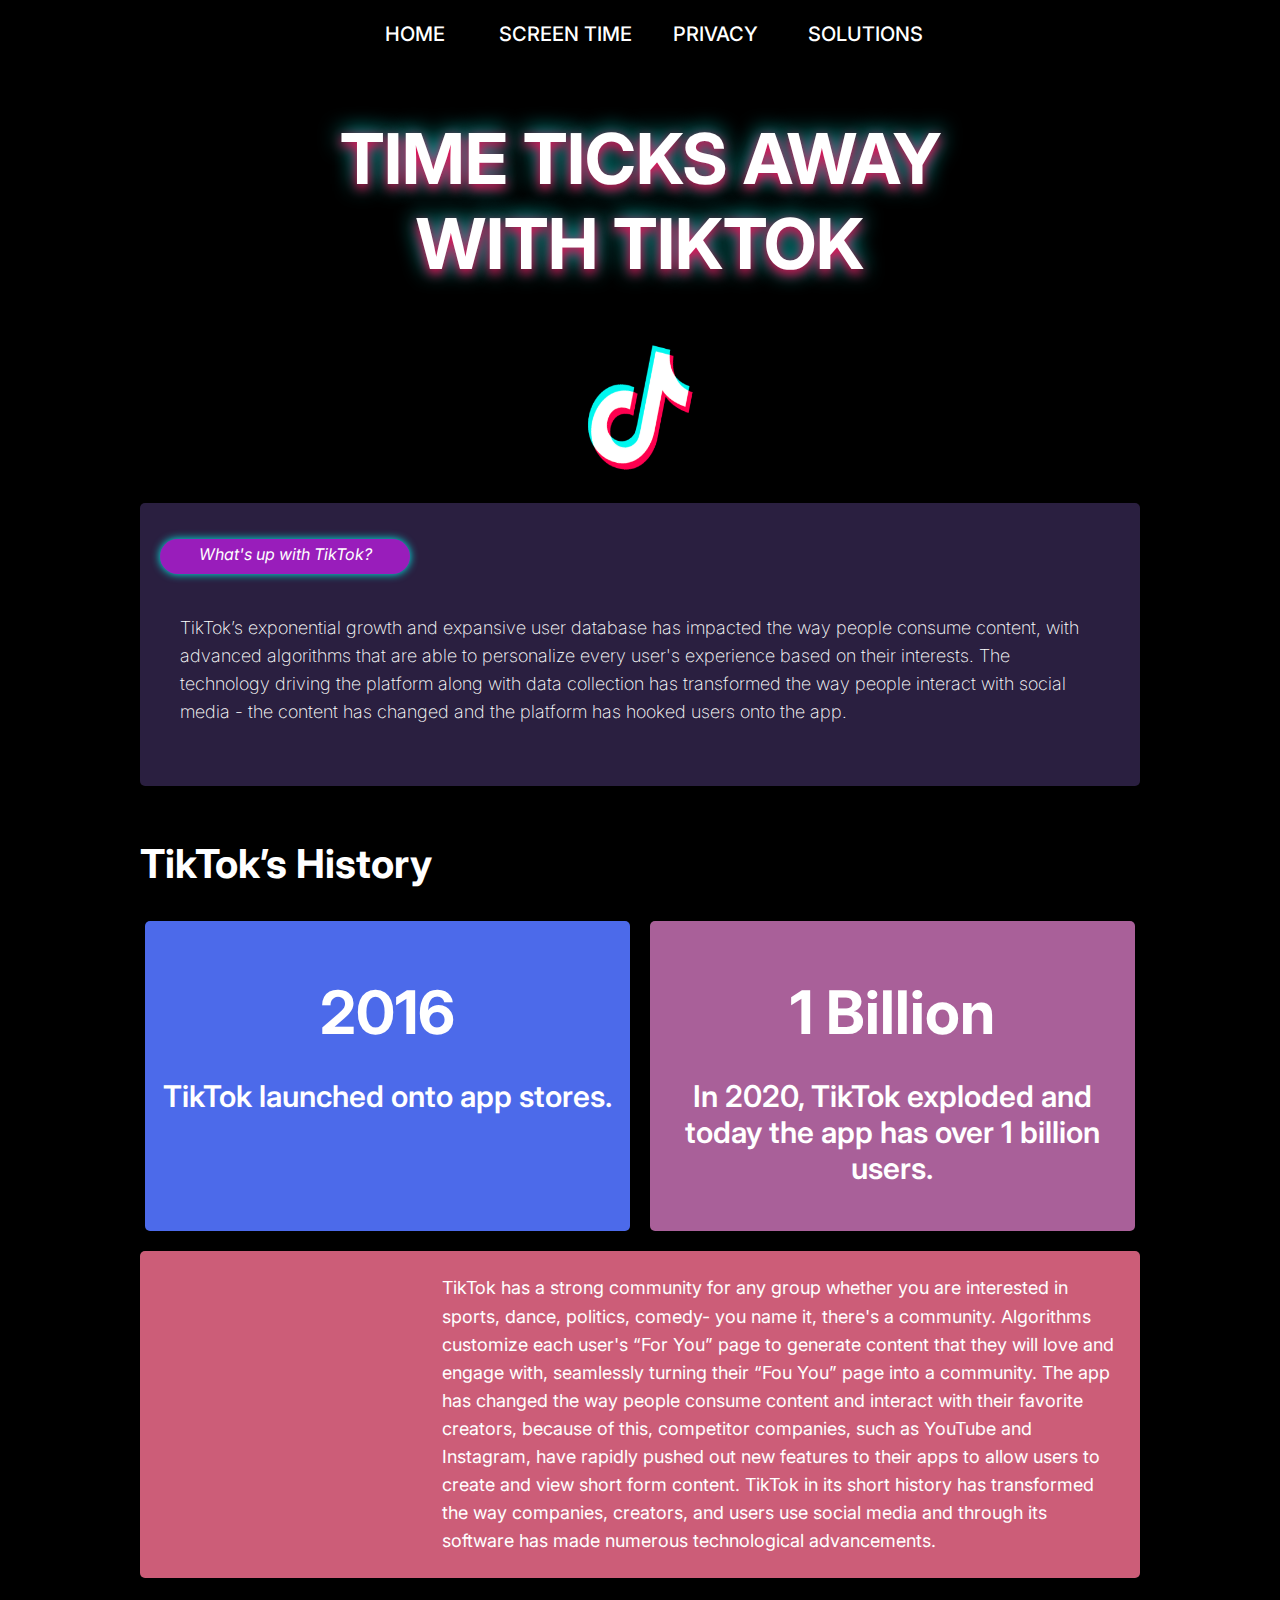
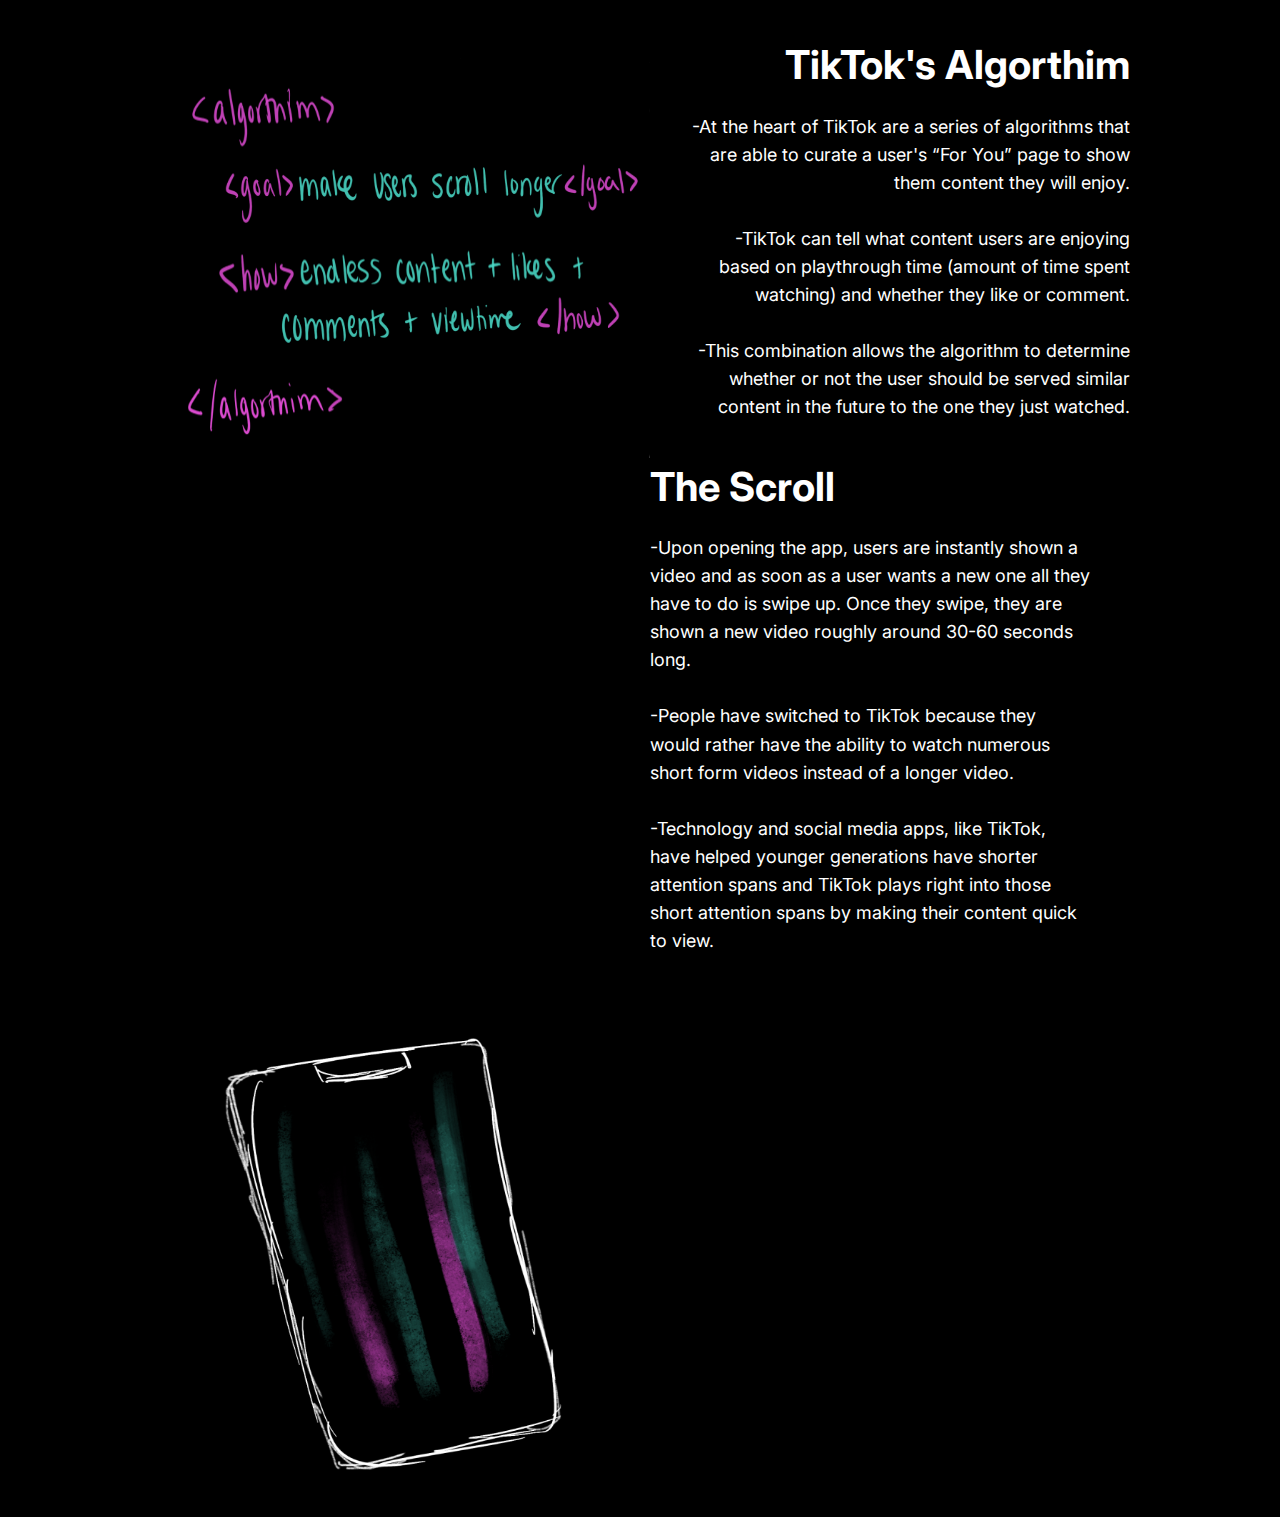
<file: index.html>
<!DOCTYPE html>
<html>
    <head>
        <title>Time Ticks Away with TikTok</title>
        <meta name="viewport" content="width=device-width">
        <link rel="icon" type="image/x-icon" href="logo.png">
        <link rel="stylesheet" href="style.css">
        <link rel="preconnect" href="https://fonts.googleapis.com">
        <link rel="preconnect" href="https://fonts.gstatic.com" crossorigin>
        <link href="https://fonts.googleapis.com/css2?family=Inter:wght@300;400;500;600;700&display=swap" rel="stylesheet">
    </head>

    <body>
        <div id="nav">
            <a href="index.html">HOME</a>
            <a href="screentime.html">SCREEN TIME</a>
            <a href="privacy.html">PRIVACY</a>
            <a href="solutions.html">SOLUTIONS</a>
        </div>

        <br>

        <div id="header">
            <h1>TIME TICKS AWAY<br>WITH TIKTOK</h1>
            <img src="logo.png" alt="TikTok logo" width="120px" height="150px">
        </div>

        <br>

        <div id="main">
            <br>
            <div id="callout">
                <p><i>What's up with TikTok?</i></p>
            </div>
            <p style="margin: 40px; color: white; font-weight: 200; line-height: 156%; font-size: 18px;">TikTok’s exponential growth and expansive user database has impacted the way people consume content, with advanced algorithms that are able to personalize every user's experience based on their interests. The technology driving the platform along with data collection has transformed the way people interact with social media - the content has changed and the platform has hooked users onto the app.</p>
            <br>
        </div>

        <br>

        <div id="history">
            <h2>TikTok’s History</h2>
            <div class="row">
                <div class="column">
                    <div class="card" id="year">
                        <h2 style="font-size: 60px; margin-block-end: 10px;">2016</h2>
                        <p>TikTok launched onto app stores.</p>
                    </div>
                </div>
                <div class="column">
                    <div class="card" id="users">
                        <h2 style="font-size: 60px; margin-block-end: 10px;">1 Billion</h2>
                        <p>In 2020, TikTok exploded and today the app has over 1 billion users.</p>
                    </div>
                </div>
            </div>

            <br>

            <div id="historytext">
                <p>TikTok has a strong community for any group whether you are interested in sports, dance, politics, comedy- you name it, there's a community. Algorithms customize each user's “For You” page to generate content that they will love and engage with, seamlessly turning their “Fou You” page into a community. The app has changed the way people consume content and interact with their favorite creators, because of this, competitor companies, such as YouTube and Instagram, have rapidly pushed out new features to their apps to allow users to create and view short form content. TikTok in its short history has transformed the way companies, creators, and users use social media and through its software has made numerous technological advancements.</p>
            </div>
        </div>

        <br><br>

        <div id="algorthim">
            <div class="column">
                <div id="algorthimImg">
                    <img src="algorthim.png" alt="Hand drawn graphic of code of an algrothim" width="500px" height="400px">
                </div>
            </div>
            <div class="column">
                <div id="algorthimText">
                    <h2 style="font-size: 40px;">TikTok's Algorthim</h2>
                    <p>
                        -At the heart of TikTok are a series of algorithms that are able to curate a user's “For You” page to show them content they will enjoy.
                        <br><br>
                        -TikTok can tell what content users are enjoying based on playthrough time (amount of time spent watching) and whether they like or comment. 
                        <br><br>
                        -This combination allows the algorithm to determine whether or not the user should be served similar content in the future to the one they just watched.
                    </p>
                </div>
            </div>
        </div>

        <br><br><br>

        <div id="scroll">
            <div class="column">
                <div id="scrollText">
                    <h2 style="font-size: 40px;">The Scroll</h2>
                    <p>
                        -Upon opening the app, users are instantly shown a video and as soon as a user wants a new one all they have to do is swipe up. Once they swipe, they are shown a new video roughly around 30-60 seconds long.
                        <br><br>
                        -People have switched to TikTok because they would rather have the ability to watch numerous short form videos instead of a longer video.
                        <br><br>
                        -Technology and social media apps, like TikTok, have helped younger generations have shorter attention spans and TikTok plays right into those short attention spans by making their content quick to view.
                    </p>
                </div>
            </div>
            <div class="column">
                <div id="scrollImg">
                    <img src="scroll.png" alt="Hand drawn graphic of code of a phone" width="400px" height="500px">
                </div>
            </div>
        </div>

        <br><br>

    </body>
</html>
</file>
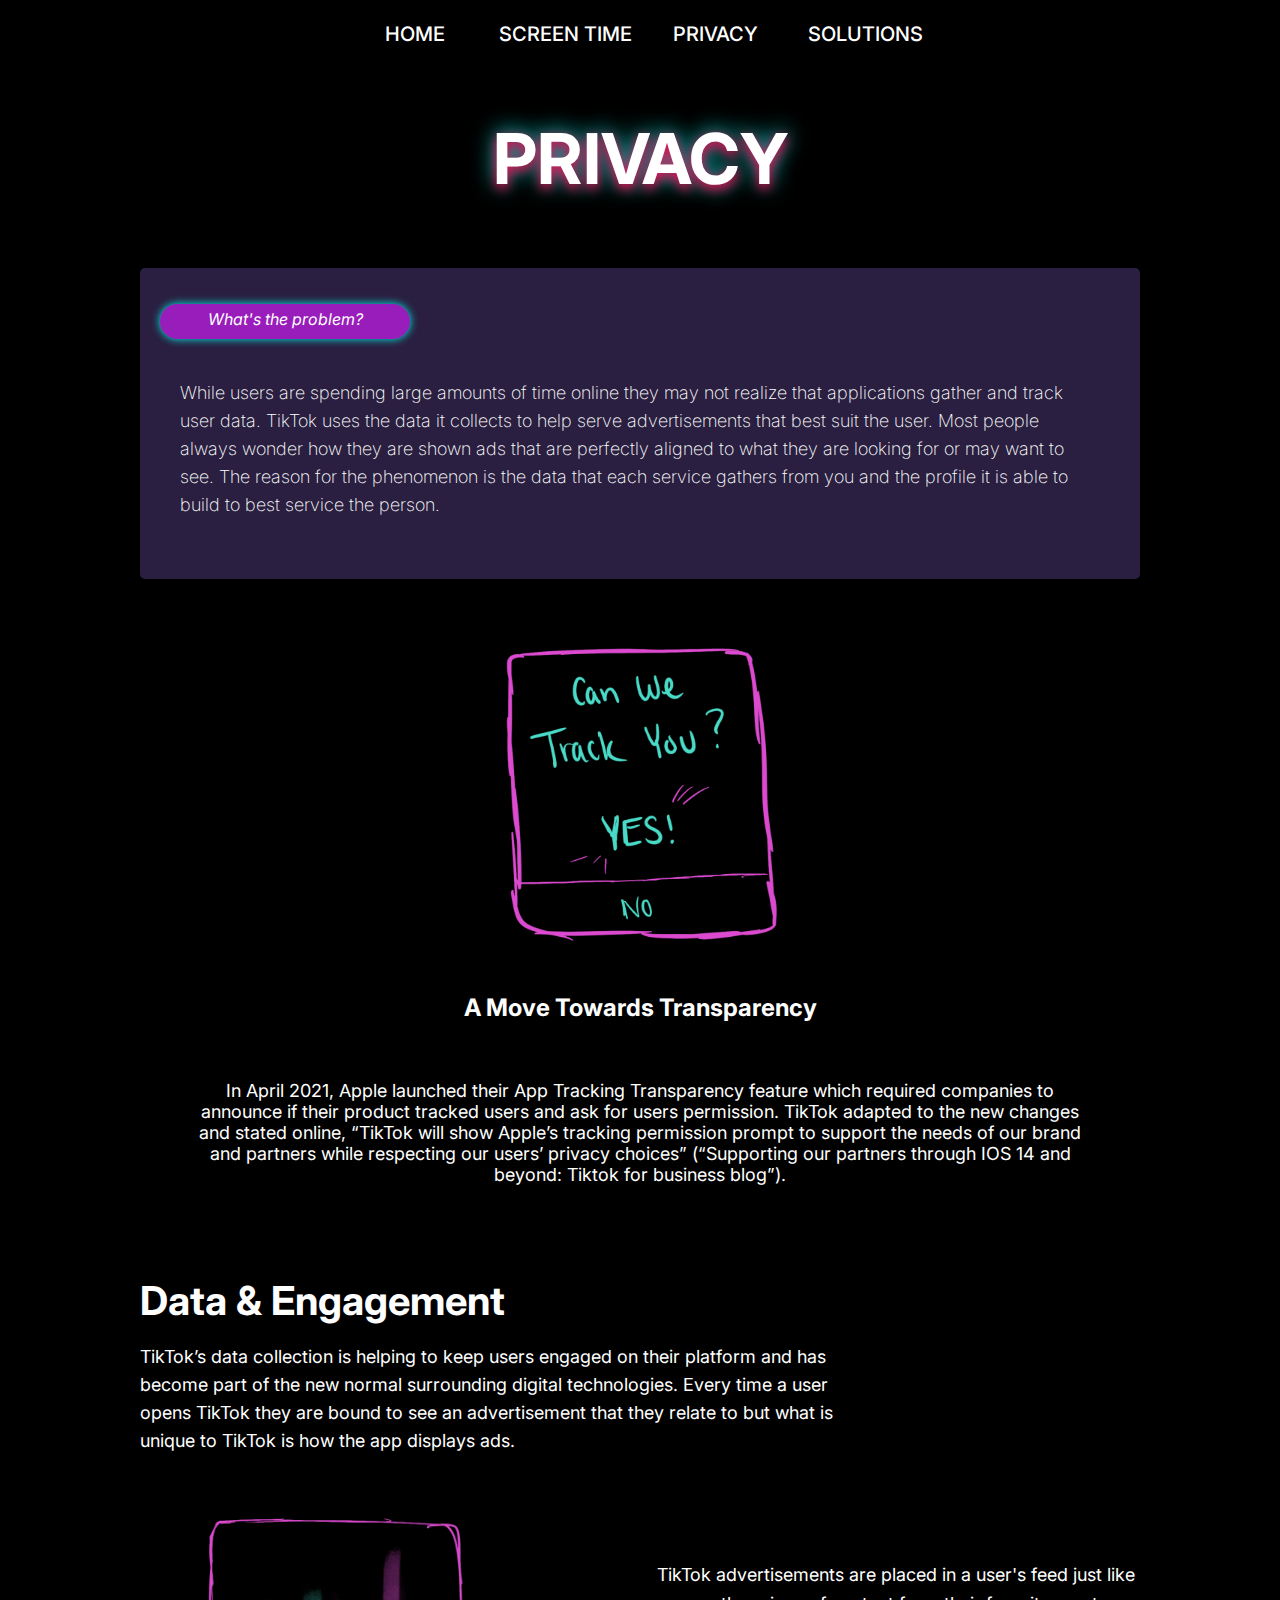
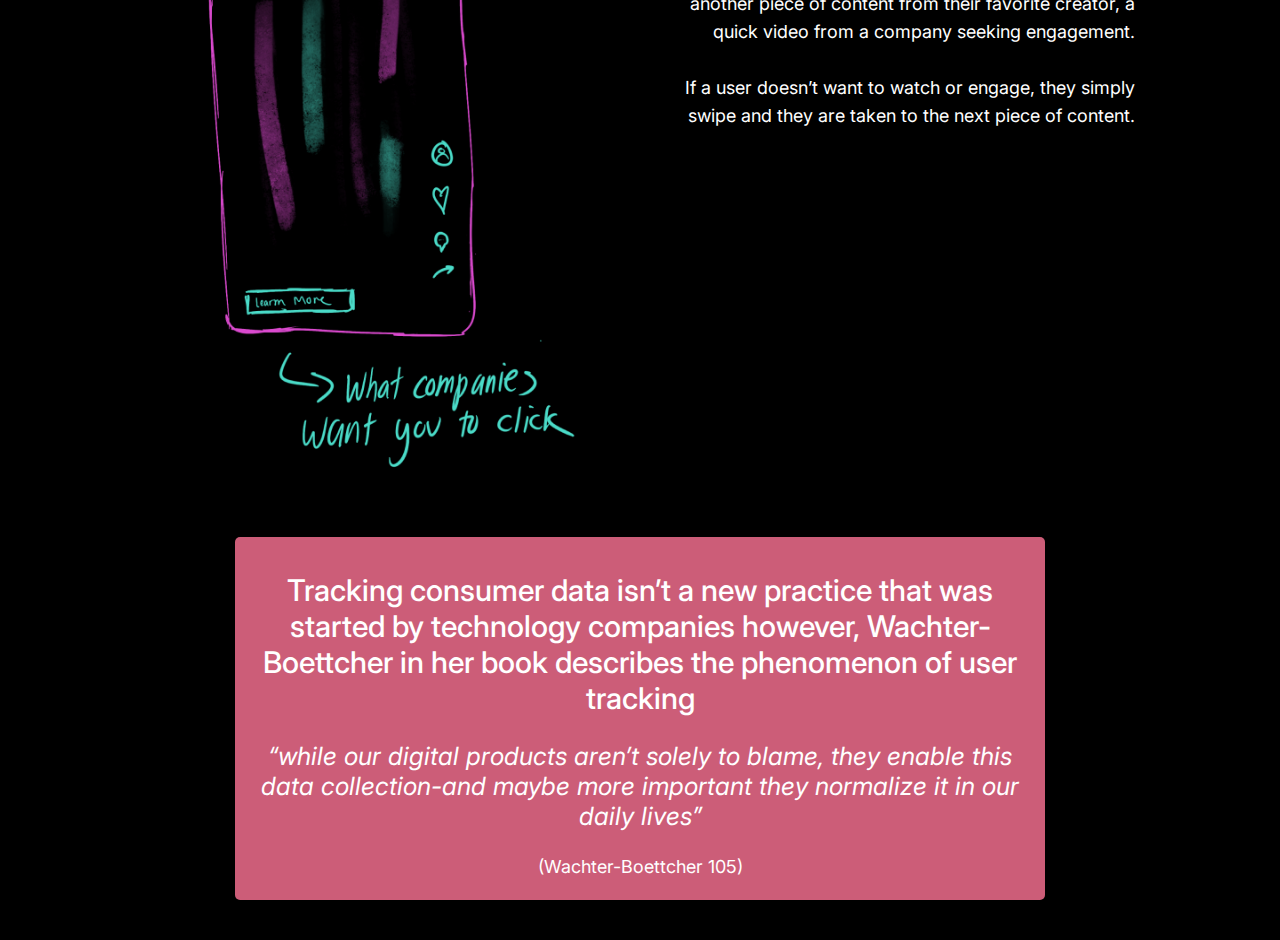
<file: privacy.html>
<!DOCTYPE html>
<html>
    <head>
        <title>Screen Time</title>
        <meta name="viewport" content="width=device-width">
        <link rel="icon" type="image/x-icon" href="logo.png">
        <link rel="stylesheet" href="style.css">
        <link rel="preconnect" href="https://fonts.googleapis.com">
        <link rel="preconnect" href="https://fonts.gstatic.com" crossorigin>
        <link href="https://fonts.googleapis.com/css2?family=Inter:wght@300;400;500;600;700&display=swap" rel="stylesheet">
    </head>

    <body>
        <div id="nav">
            <a href="index.html">HOME</a>
            <a href="screentime.html">SCREEN TIME</a>
            <a href="privacy.html">PRIVACY</a>
            <a href="solutions.html">SOLUTIONS</a>
        </div>

        <br>

        <div id="header">
            <h1>PRIVACY</h1>
        </div>

        <br>

        <div id="main">
            <br>
            <div id="callout">
                <p><i>What's the problem?</i></p>
            </div>
            <p style="margin: 40px; color: white; font-weight: 200; line-height: 156%; font-size: 18px;">While users are spending large amounts of time online they may not realize that applications gather and track user data. TikTok uses the data it collects to help serve advertisements that best suit the user. Most people always wonder how they are shown ads that are perfectly aligned to what they are looking for or may want to see. The reason for the phenomenon is the data that each service gathers from you and the profile it is able to build to best service the person.</p>
            <br>
        </div>

        <br><br>

        <div id="expertQuote">
            <img src="track.png" alt="Handdrawn graphic of a popup asking if TikTok can track you" height="350px" width="300px">
            <h2>A Move Towards Transparency</h2>
            <br>
            <p style="font-size: 18px; margin-left: 50px; margin-right: 50px">In April 2021, Apple launched their App Tracking Transparency feature which required companies to announce if their product tracked users and ask for users permission. TikTok adapted to the new changes and stated online, “TikTok will show Apple’s tracking permission prompt to support the needs of our brand and partners while respecting our users’ privacy choices” (“Supporting our partners through IOS 14 and beyond: Tiktok for business blog”).</p>
        </div>

        <br><br>

        <div id="engagement">
            <h2>Data & Engagement</h2>
            <p id="subheaderStats">TikTok’s data collection is helping to keep users engaged on their platform and has become part of the new normal surrounding digital technologies. Every time a user opens TikTok they are bound to see an advertisement that they relate to but what is unique to TikTok is how the app displays ads.</p>

            <br>

            <div class="row">
                <div class="column">
                    <img src="fyp.png" alt="A handdrawn picture of a TikTok FYP with the ad 'Learn More' button" height="600px" width="400px">
                </div>
                <div class="column">
                    <div id="surveryText">
                        <p>
                            TikTok advertisements are placed in a user's feed just like another piece of content from their favorite creator, a quick video from a company seeking engagement.
                            <br><br>
                            If a user doesn’t want to watch or engage, they simply swipe and they are taken to the next piece of content.
                        </p>
                    </div>
                </div>
            </div>

            <br><br>

            <div class="center">
                <div id="historySm" style="background: #CC5D78">
                    <h3 style="font-size: 30px; margin-block-end: 10px; font-weight: 500;">Tracking consumer data isn’t a new practice that was started by technology companies however, Wachter-Boettcher in her book describes the phenomenon of user tracking</h2>
                    <i><p style="font-weight: 400; font-size: 25px; padding-left: 20px; padding-right: 20px">“while our digital products aren’t solely to blame, they enable this data collection-and maybe more important they normalize it in our daily lives”</p></i>
                    <p style="font-weight: 400; font-size: 18px">(Wachter-Boettcher 105)</p>
                </div>
            </div>
        </div>

        <br><br>


    </body>
</html>
</file>
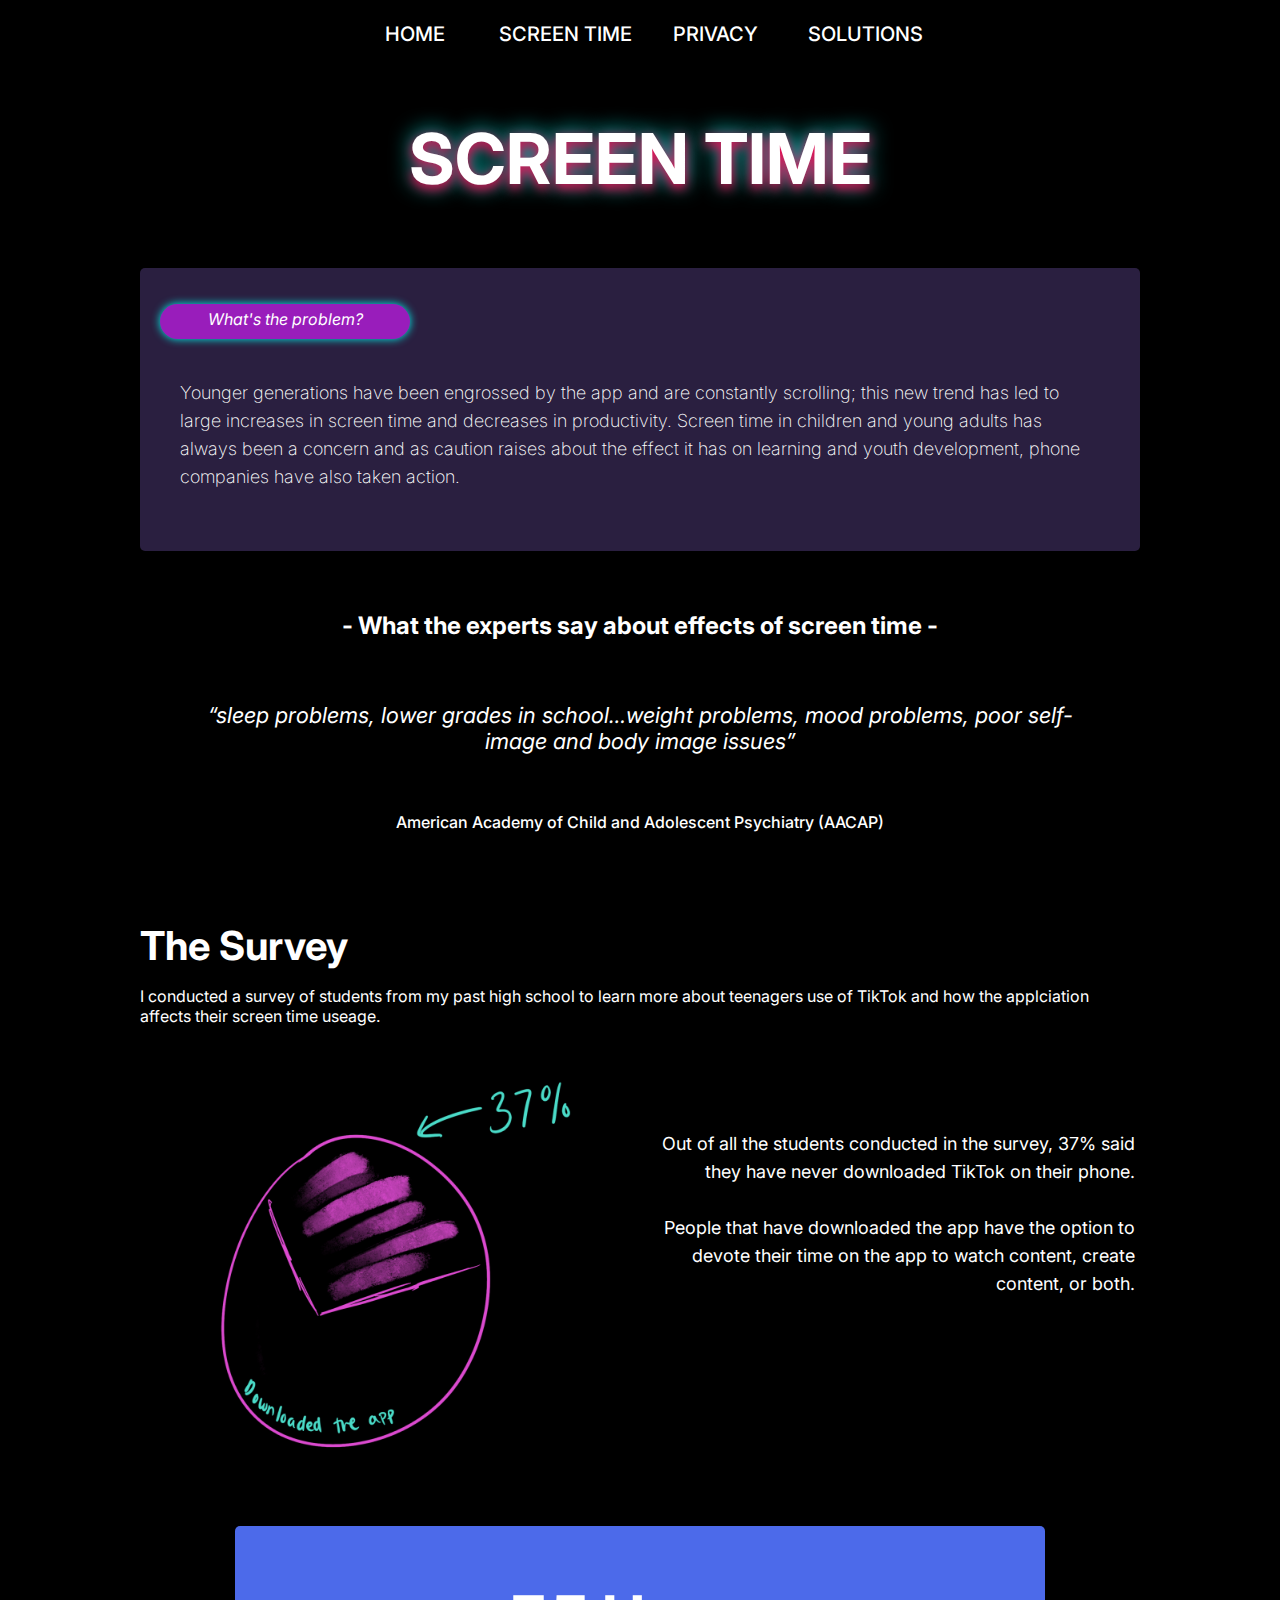
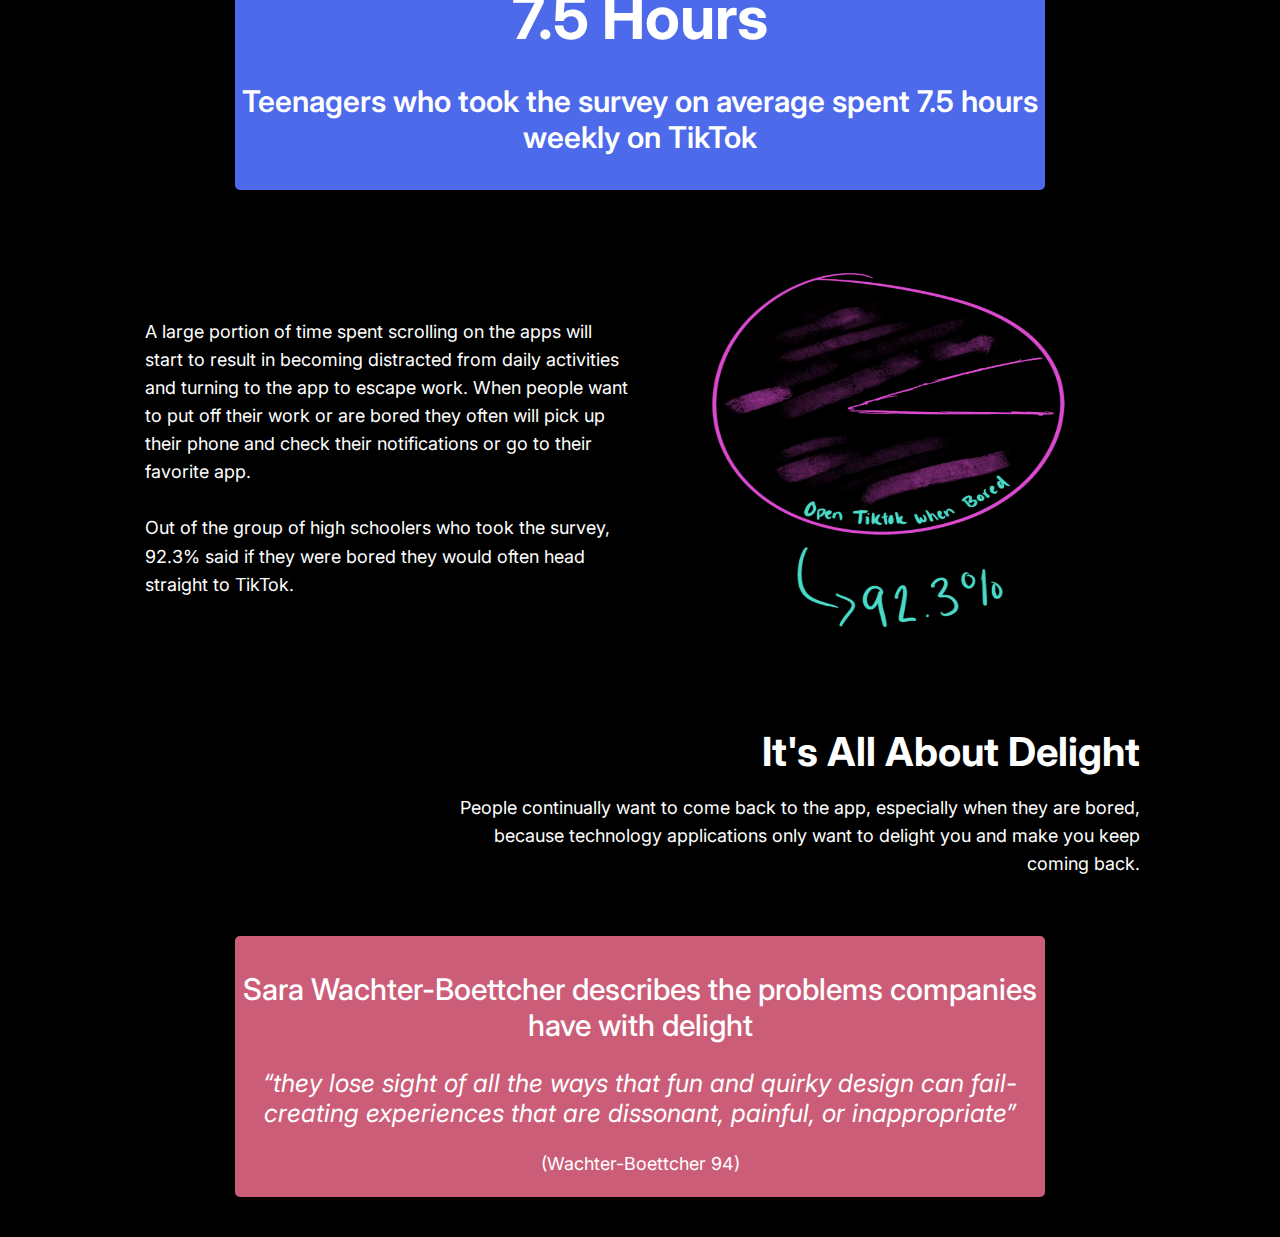
<file: screentime.html>
<!DOCTYPE html>
<html>
    <head>
        <title>Screen Time</title>
        <meta name="viewport" content="width=device-width">
        <link rel="icon" type="image/x-icon" href="logo.png">
        <link rel="stylesheet" href="style.css">
        <link rel="preconnect" href="https://fonts.googleapis.com">
        <link rel="preconnect" href="https://fonts.gstatic.com" crossorigin>
        <link href="https://fonts.googleapis.com/css2?family=Inter:wght@300;400;500;600;700&display=swap" rel="stylesheet">
    </head>

    <body>
        <div id="nav">
            <a href="index.html">HOME</a>
            <a href="screentime.html">SCREEN TIME</a>
            <a href="privacy.html">PRIVACY</a>
            <a href="solutions.html">SOLUTIONS</a>
        </div>

        <br>

        <div id="header">
            <h1>SCREEN TIME</h1>
        </div>

        <br>

        <div id="main">
            <br>
            <div id="callout">
                <p><i>What's the problem?</i></p>
            </div>
            <p style="margin: 40px; color: white; font-weight: 200; line-height: 156%; font-size: 18px;">Younger generations have been engrossed by the app and are constantly scrolling; this new trend has led to large increases in screen time and decreases in productivity. Screen time in children and young adults has always been a concern and as caution raises about the effect it has on learning and youth development, phone companies have also taken action.</p>
            <br>
        </div>

        <br><br>

        <div id="expertQuote">
            <h2>- What the experts say about effects of screen time -</h2>
            <br>
            <i><p style="font-size: 22px; margin-left: 50px; margin-right: 50px">“sleep problems, lower grades in school…weight problems, mood problems, poor self-image and body image issues”</p></i>
            <br>
            <p style="font-weight: 500">American Academy of Child and Adolescent Psychiatry (AACAP)</p>
        </div>

        <br><br>

        <div id="stats">
            <h2>The Survey</h2>
            <p id="subheader">I conducted a survey of students from my past high school to learn more about teenagers use of TikTok and how the applciation affects their screen time useage.</p>

            <br>

            <div class="row">
                <div class="column">
                    <img src="piedownload.png" alt="A handdrawn pie chart that shows that 37% of students have never downloaded TikTok" height="400px" width="400px">
                </div>
                <div class="column">
                    <div id="surveryText">
                        <p>
                            Out of all the students conducted in the survey, 37% said they have never downloaded TikTok on their phone. 
                            <br><br>
                            People that have downloaded the app have the option to devote their time on the app to watch content, create content, or both.
                        </p>
                    </div>
                </div>
            </div>

            <br><br><br>

            <div class="center">
                <div id="historySm">
                    <h2 style="font-size: 60px; margin-block-end: 10px;">7.5 Hours</h2>
                    <p>Teenagers who took the survey on average spent 7.5 hours weekly on TikTok</p>
                </div>
            </div>

            <br><br><br>

            <div class="row">
                <div class="column">
                    <div id="surveryText" style="text-align: left">
                        <p>
                            A large portion of time spent scrolling on the apps will start to result in becoming distracted from daily activities and turning to the app to escape work. When people want to put off their work or are bored they often will pick up their phone and check their notifications or go to their favorite app. 
                            <br><br>
                            Out of the group of high schoolers who took the survey, 92.3% said if they were bored they would often head straight to TikTok.
                        </p>
                    </div>
                </div>
                <div class="column">
                    <img src="piebored.png" alt="A handdrawn pie chart that shows that 92% of students will go to TikTok when bored" height="400px" width="400px">
                </div>
            </div>

            <br><br>

        </div>

        <div id="delight">
            <h2>It's All About Delight</h2>
            <p id="subheaderDelight">People continually want to come back to the app, especially when they are bored, because technology applications only want to delight you and make you keep coming back.</p>
            
            <br><br>

            <div class="center">
                <div id="historySm" style="background: #CC5D78">
                    <h3 style="font-size: 30px; margin-block-end: 10px; font-weight: 500;">Sara Wachter-Boettcher describes the problems companies have with delight</h2>
                    <i><p style="font-weight: 400; font-size: 25px; padding-left: 20px; padding-right: 20px">“they lose sight of all the ways that fun and quirky design can fail-creating experiences that are dissonant, painful, or inappropriate”</p></i>
                    <p style="font-weight: 400; font-size: 18px">(Wachter-Boettcher 94)</p>
                </div>
            </div>
        </div>

        <br><br>

    </body>
</html>
</file>
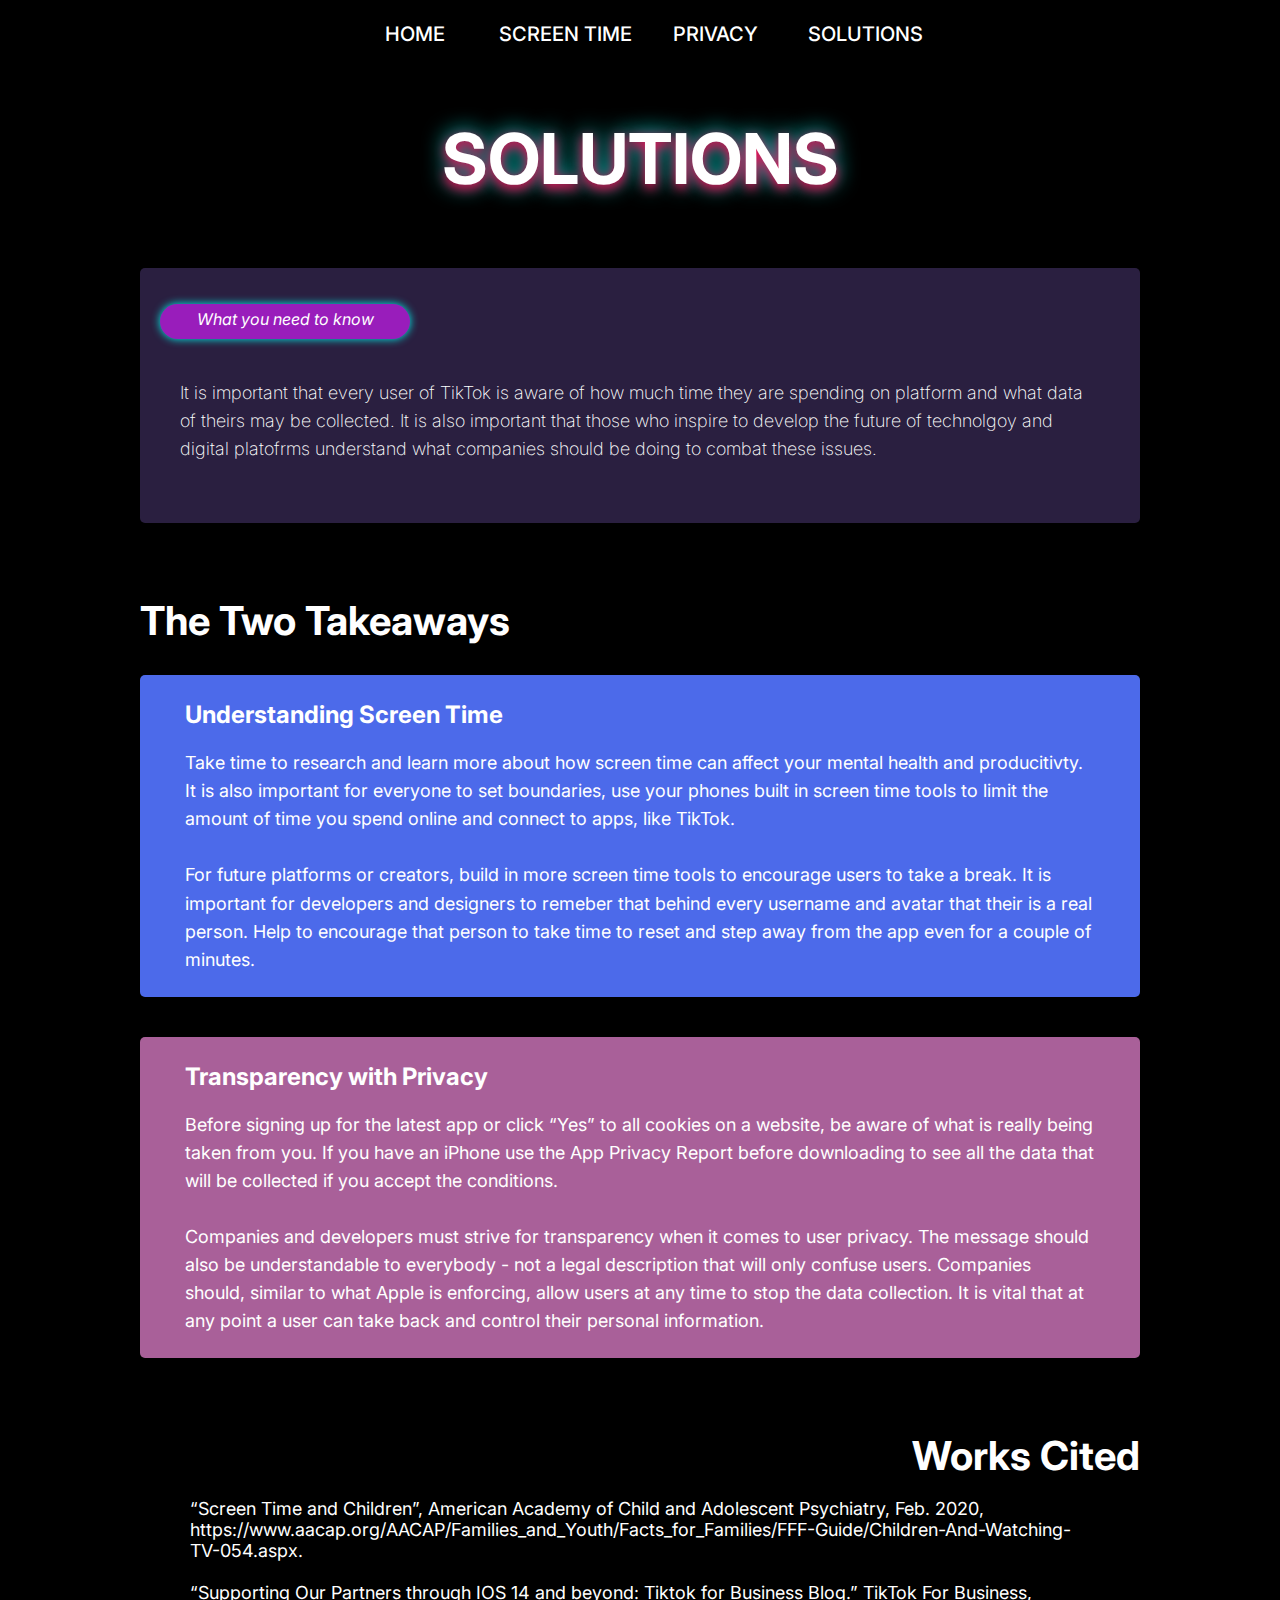
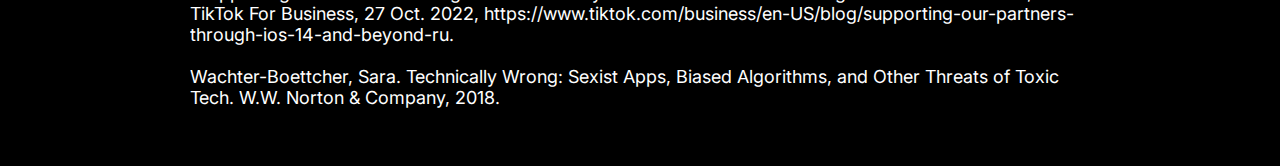
<file: solutions.html>
<!DOCTYPE html>
<html>
    <head>
        <title>Screen Time</title>
        <meta name="viewport" content="width=device-width">
        <link rel="icon" type="image/x-icon" href="logo.png">
        <link rel="stylesheet" href="style.css">
        <link rel="preconnect" href="https://fonts.googleapis.com">
        <link rel="preconnect" href="https://fonts.gstatic.com" crossorigin>
        <link href="https://fonts.googleapis.com/css2?family=Inter:wght@300;400;500;600;700&display=swap" rel="stylesheet">
    </head>

    <body>
        <div id="nav">
            <a href="index.html">HOME</a>
            <a href="screentime.html">SCREEN TIME</a>
            <a href="privacy.html">PRIVACY</a>
            <a href="solutions.html">SOLUTIONS</a>
        </div>

        <br>

        <div id="header">
            <h1>SOLUTIONS</h1>
        </div>

        <br>

        <div id="main">
            <br>
            <div id="callout">
                <p><i>What you need to know</i></p>
            </div>
            <p style="margin: 40px; color: white; font-weight: 200; line-height: 156%; font-size: 18px;">It is important that every user of TikTok is aware of how much time they are spending on platform and what data of theirs may be collected. It is also important that those who inspire to develop the future of technolgoy and digital platofrms understand what companies should be doing to combat these issues.</p>
            <br>
        </div>

        <br><br>

        <div id="takeaways">
            <h2>The Two Takeaways</h2>
        </div>

            <br>

            <div class="center">
                <div id="historytext" style="background: #4C6AEA">
                    <h2 style="margin-left: 40px; margin-top: 20px">Understanding Screen Time</h2>

                    <p style="margin-left: 40px; margin-right: 40px;">
                        Take time to research and learn more about how screen time can affect your mental health and producitivty. It is also important for everyone to set boundaries, use your phones built in screen time tools to limit the amount of time you spend online and connect to apps, like TikTok.
                        <br><br>
                        For future platforms or creators, build in more screen time tools to encourage users to take a break. It is important for developers and designers to remeber that behind every username and avatar that their is a real person. Help to encourage that person to take time to reset and step away from the app even for a couple of minutes.
                    </p>
                </div>
            </div>

        <br><br>

        <div class="center">
            <div id="historytext" style="background: #A96099">
                <h2 style="margin-left: 40px; margin-top: 20px">Transparency with Privacy</h2>

                <p style="margin-left: 40px; margin-right: 40px;">
                    Before signing up for the latest app or click “Yes” to all cookies on a website, be aware of what is really being taken from you. If you have an iPhone use the App Privacy Report before downloading to see all the data that will be collected if you accept the conditions. 
                    <br><br>
                    Companies and developers must strive for transparency when it comes to user privacy. The message should also be understandable to everybody - not a legal description that will only confuse users. Companies should, similar to what Apple is enforcing, allow users at any time to stop the data collection. It is vital that at any point a user can take back and control their personal information.
                </p>
            </div>
        </div>

        <br><br>

        <div id="takeaways">
            <h2 style="text-align: right;">Works Cited</h2>
            <p style="text-align: left; font-size: 18px; margin-left: 50px; margin-right: 50px; overflow: hidden;">
                “Screen Time and Children”, American Academy of Child and Adolescent Psychiatry, Feb. 2020, https://www.aacap.org/AACAP/Families_and_Youth/Facts_for_Families/FFF-Guide/Children-And-Watching-TV-054.aspx.
                <br><br>
                “Supporting Our Partners through IOS 14 and beyond: Tiktok for Business Blog.” TikTok For Business, TikTok For Business, 27 Oct. 2022, https://www.tiktok.com/business/en-US/blog/supporting-our-partners-through-ios-14-and-beyond-ru.
                <br><br>
                Wachter-Boettcher, Sara. Technically Wrong: Sexist Apps, Biased Algorithms, and Other Threats of Toxic Tech. W.W. Norton & Company, 2018. 
                
            </p>
        </div>

        <br><br>


    </body>
</html>
</file>
<file: style.css>
body {
    background: #000000;
    max-width: 1000px; 
    margin: 0 auto; 
    float: none; 
    font-family: 'Roboto', sans-serif;
    font-family: 'Inter', sans-serif;
}

/* Responsive */
@media only screen and (max-width: 900px) {
    body {
      margin-left: 25px;
      margin-right: 25px;
    }
}

/* Nav */
#nav a{
    color: white;
    font-weight: 500;
    font-size: 20px;
    line-height: 29px;
    text-align: center;
    text-decoration: none;
    width: 150px;
}

#nav {
    width: 100%;
    display: flex;
    flex-direction: row;
    justify-content: center;
    margin-top: 20px;
}

/* Title */
#header h1 {
    font-weight: 700;
    font-size: 70px;
    line-height: 85px;
    text-align: center;
    color: #FFFFFF;
    text-shadow: 0px 4px 12px #FF004F, 0px 0px 22px #00F7EF;
}

#header img {
    display:block;
    margin-left:auto;
    margin-right:auto;
}

/* Main */
#main {
    background: #2A1F40;
    border-radius: 5px;
    width: 100%;
}

#callout {
    background: #991DBB;
    box-shadow: 0px 0px 9px #00F7EF;
    border-radius: 43px;
    color: white;
    text-align: center;
    width: 25%;
    height: 35px;
    margin-left: 20px;
}

#callout p {
    padding-top: 5px;
}

/* Responsive */
@media only screen and (max-width: 900px) {
    #callout {
      width: 50%;
    }
}

/* History */

#history {
    color: white;
}

#history h2 {
    font-size: 40px;;
}

/* Float four columns side by side */
.column {
    float: left;
    width: 48%;
    padding: 0 10px;
    text-align: center;
  }
  
  /* Remove extra left and right margins, due to padding in columns */
  .row {margin: 0 -5px;}
  
  /* Clear floats after the columns */
  .row:after {
    content: "";
    display: table;
    clear: both;
  }

/* Responsive */
@media only screen and (max-width: 900px) {
    .column {
      width: 100%;
    }

    .card {
        margin-top: 10px;
    }
}

#year {
    background: #4C6AEA;
    border-radius: 5px;
    padding: 5px;
    height: 300px;
  }

#year p {
    font-weight: 600;
    font-size: 30px;
}

#users {
    background: #A96099;
    border-radius: 5px;
    padding: 5px;
    height: 300px;
  }

  #users p {
    font-weight: 600;
    font-size: 30px;
}

#historytext {
    color: white;
    background: #CC5D78;
    border-radius: 5px;
    padding: 5px;
}

#historytext p {
    margin-left: 30%;
    font-weight: 400;
    font-size: 18px;
    line-height: 156.02%;
    margin-right: 20px;
}

/* Algorthim */
#algorthimText {
    color: white;
    text-align: right;
    font-weight: 400;
    font-size: 18px;
    line-height: 156.02%;
    padding-left: 40px;
}

#algorthimImg {
    padding-top: 40px;
}

/* Responsive */
@media only screen and (max-width: 900px) {
    #algorthimImg img {
      width: 400px;
      height: 300px;
    }

    #algorthimImg {
        padding-top: 0px;
    }

    #algorthimText {
        text-align: center;
        padding-left: 0px;
    }
}

/* Scroll */
#scrollText {
    color: white;
    text-align: left;
    font-weight: 400;
    font-size: 18px;
    line-height: 156.02%;
    padding-right: 40px;
}

#scrollImg {
    padding-top: 40px;
}

/* Responsive */
@media only screen and (max-width: 900px) {
    #scrollImg img {
      width: 300px;
      height: 400px;
    }

    #scrollImg {
        padding-top: 0px;
    }

    #scrollText {
        text-align: center;
        padding-right: 0px;
    }
}

/* Screen Time Page */
#expertQuote {
    text-align: center;
    color: white;
}

#stats {
    color: white;
}

#stats h2 {
    font-size: 40px;
    margin-block-end: 10px;
}

#subheaderStats {
    margin-right: 30%;
    line-height: 156.02%;
    font-size: 18px;
}

/* Responsive */
@media only screen and (max-width: 900px) {
    #subheaderStats {
        margin-right: 0px;
    }

    #subheaderDelight {
        margin-left: 0px;
    }

    #surveryText {
        text-align: center;
    }
}

#surveryText {
    color: white;
    text-align: right;
    font-weight: 400;
    font-size: 18px;
    line-height: 156.02%;
    padding-top: 50px;
}

#historySm {
    color: white;
    background: #4C6AEA;
    border-radius: 5px;
    padding: 5px;
    text-align: center;
    width: 80%;

}

#historySm p {
    font-weight: 600;
    font-size: 30px;
    text-align: center;
}

.center {
    width: 100%;
    display: flex;
    flex-direction: row;
    justify-content: center;
}

#delight {
    color: white;
    text-align: right;
}

#delight h2 {
    font-size: 40px;
    margin-block-end: 10px;
    text-align: right;
}

#subheaderDelight {
    margin-left: 30%;
    line-height: 156.02%;
    font-size: 18px;
}

/* Privacy Page */
#engagement {
    color: white;
}

#engagement h2 {
    font-size: 40px;
    margin-block-end: 10px;
}

/* Solutions */
#takeaways {
    color: white;
}

#takeaways h2 {
    font-size: 40px;
    margin-block-end: 10px;
}
</file>
